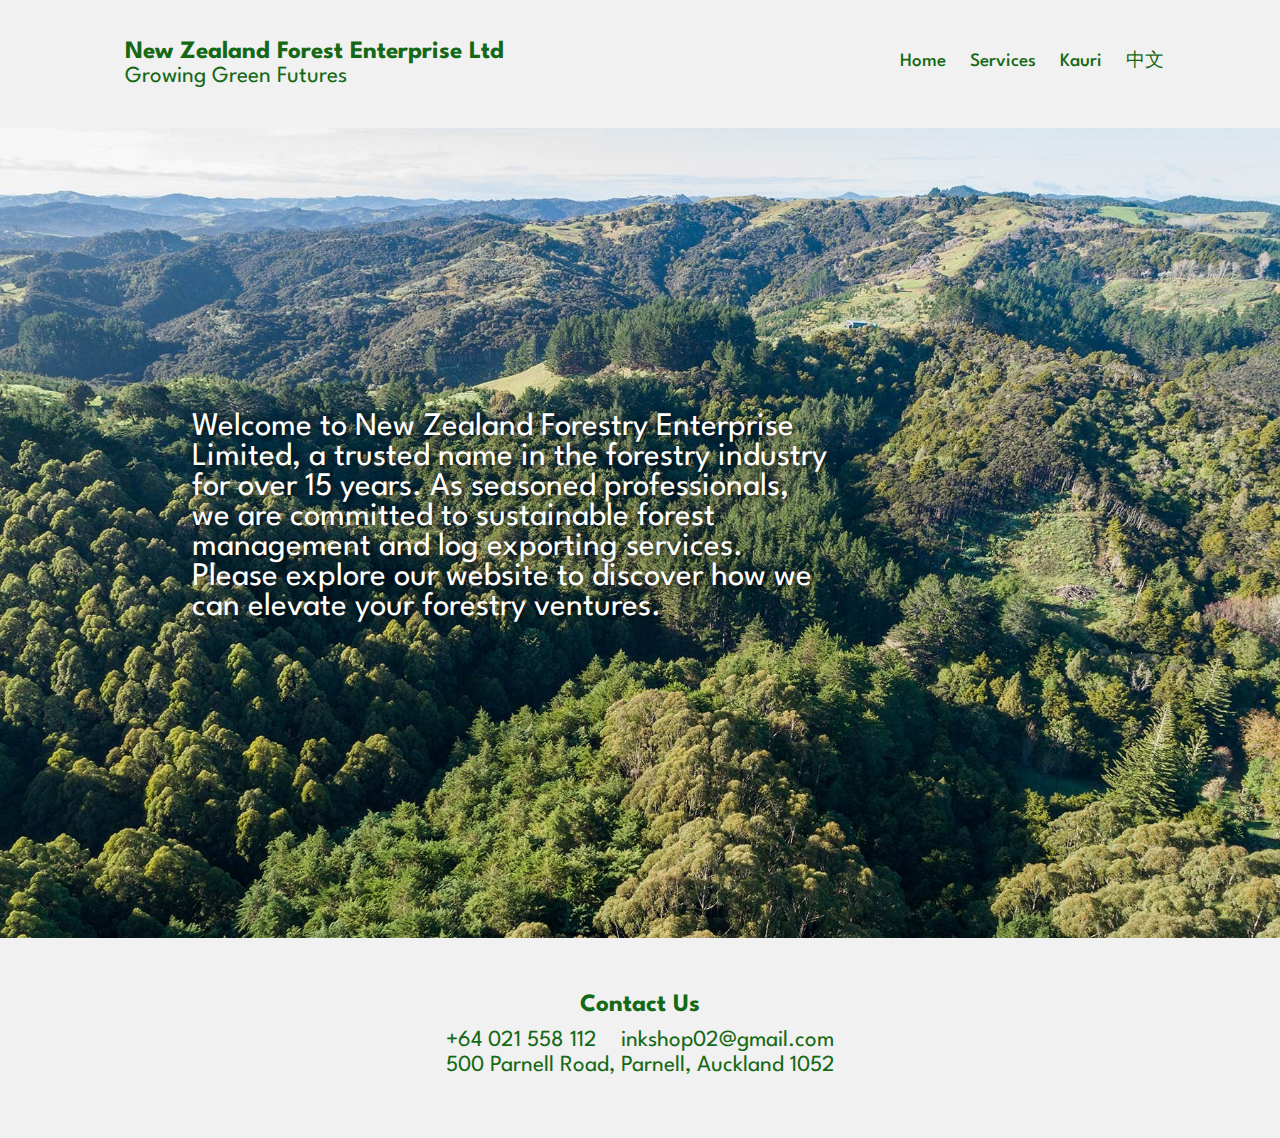
<file: index.html>
<!DOCTYPE html>
<html lang="en">
  <head>
    <meta charset="UTF-8" />
    <meta name="viewport" content="width=device-width, initial-scale=1.0" />
    <meta
      name="description"
      content="Welcome to New Zealand Forestry Enterprise Limited. As seasoned professionals, we
      are committed to sustainable forest management and log exporting
      services. Please explore our website to discover how we can elevate your
      forestry ventures."
    />
    <title>New Zealand Forest Enterprise Ltd</title>
    <link rel="stylesheet" href="nzfe.css" />
  </head>
  <body>
    <div class="header">
      <div class="inner_header">
        <h1>
          New Zealand Forest Enterprise Ltd <br /><span
            >Growing Green Futures</span
          >
        </h1>
        <div class="header-right">
          <a class="active" href="index.html">Home</a>
          <a href="services.html">Services</a>
          <a href="kauri.html">Kauri</a>
          <a href="index_zh.html">中文</a>
        </div>
      </div>
    </div>
    <div class="intro">
      <p>
        Welcome to New Zealand Forestry Enterprise Limited, a trusted name in
        the forestry industry for over 15 years. As seasoned professionals, we
        are committed to sustainable forest management and log exporting
        services. Please explore our website to discover how we can elevate your
        forestry ventures.
      </p>
    </div>
    <div class="footer">
      <div class="inner_footer">
        <h1>
          Contact Us <br /><br /><span
            >+64 021 558 112&nbsp&nbsp&nbsp&nbspinkshop02@gmail.com<br />500
            Parnell Road, Parnell, Auckland 1052</span
          >
        </h1>
        <div class="footer-right"></div>
      </div>
    </div>
  </body>
</html>
</file>
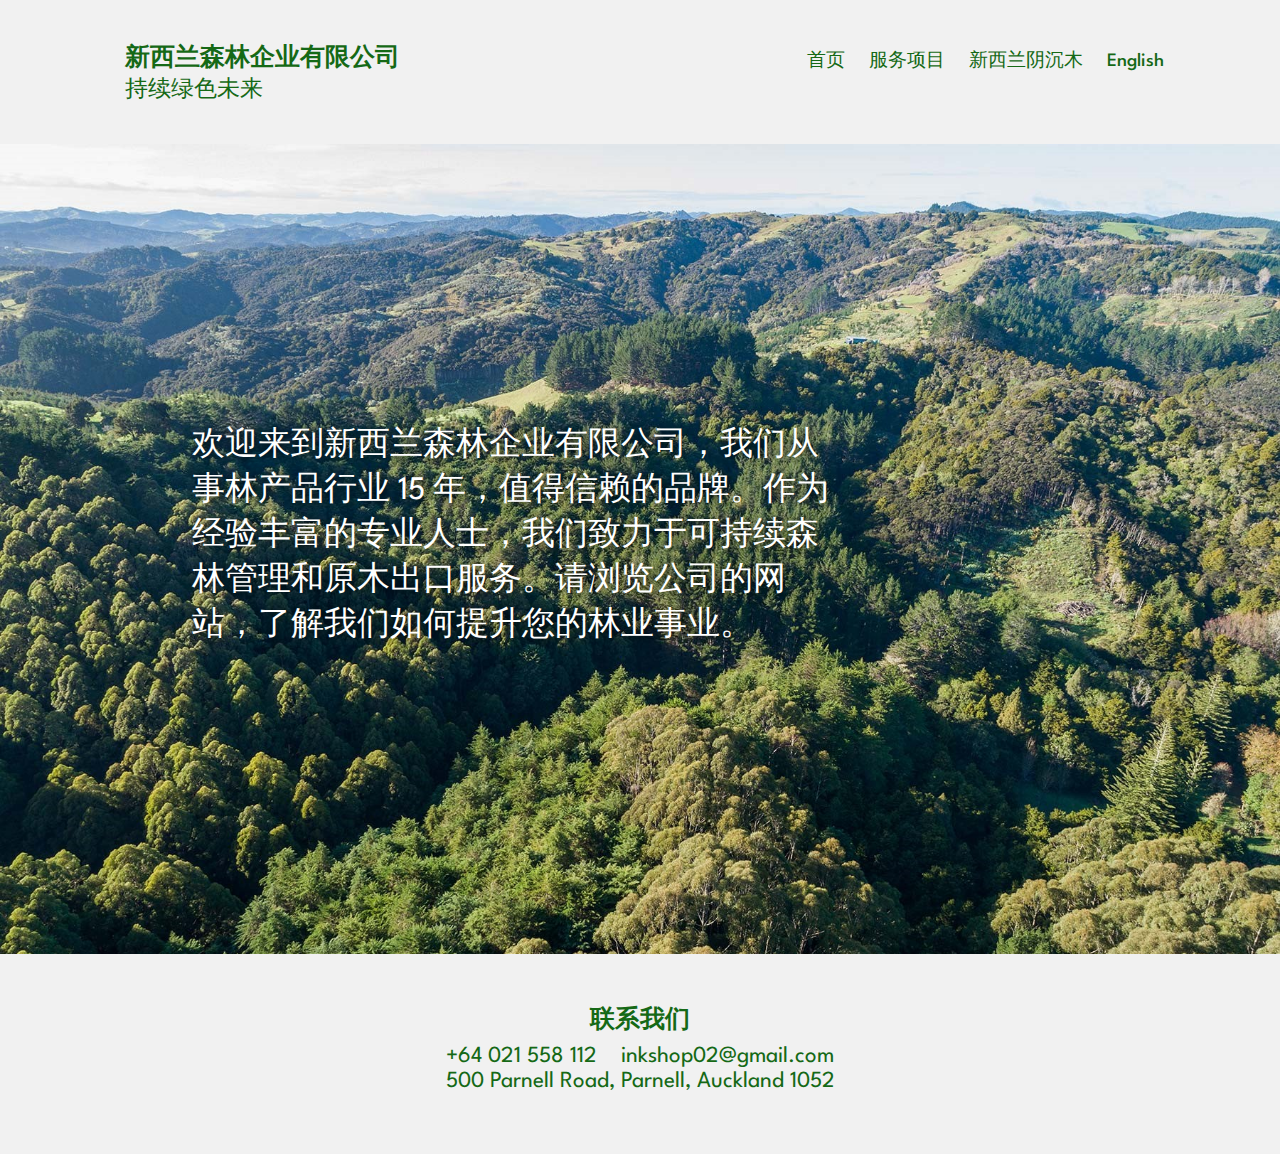
<file: index_zh.html>
<!DOCTYPE html>
<html lang="zh-Hans">
  <head>
    <meta charset="UTF-8" />
    <meta name="viewport" content="width=device-width, initial-scale=1.0" />
    <meta
      name="description"
      content="欢迎来到新西兰森林企业有限公司，我们从事林产品行业 15
    年，值得信赖的品牌。作为经验丰富的专业人士，我们致力于可持续森林管理和原木出口服务。请浏览公司的网站，了解我们如何提升您的林业事业。"
    />
    <title>新西兰森林企业有限公司</title>
    <link rel="stylesheet" href="nzfe.css" />
  </head>
  <body>
    <div class="header">
      <div class="inner_header">
        <h1>新西兰森林企业有限公司 <br /><span>持续绿色未来</span></h1>
        <div class="header-right">
          <a class="active" href="index_zh.html">首页</a>
          <a href="services_zh.html">服务项目</a>
          <a href="kauri_zh.html">新西兰阴沉木</a>
          <a href="index.html">English</a>
        </div>
      </div>
    </div>
    <div class="intro">
      <p>
        欢迎来到新西兰森林企业有限公司，我们从事林产品行业 15
        年，值得信赖的品牌。作为经验丰富的专业人士，我们致力于可持续森林管理和原木出口服务。请浏览公司的网站，了解我们如何提升您的林业事业。
      </p>
    </div>
    <div class="footer">
      <div class="inner_footer">
        <h1>
          联系我们 <br /><br /><span
            >+64 021 558 112&nbsp&nbsp&nbsp&nbspinkshop02@gmail.com<br />500
            Parnell Road, Parnell, Auckland 1052</span
          >
        </h1>
        <div class="footer-right"></div>
      </div>
    </div>
  </body>
</html>
</file>
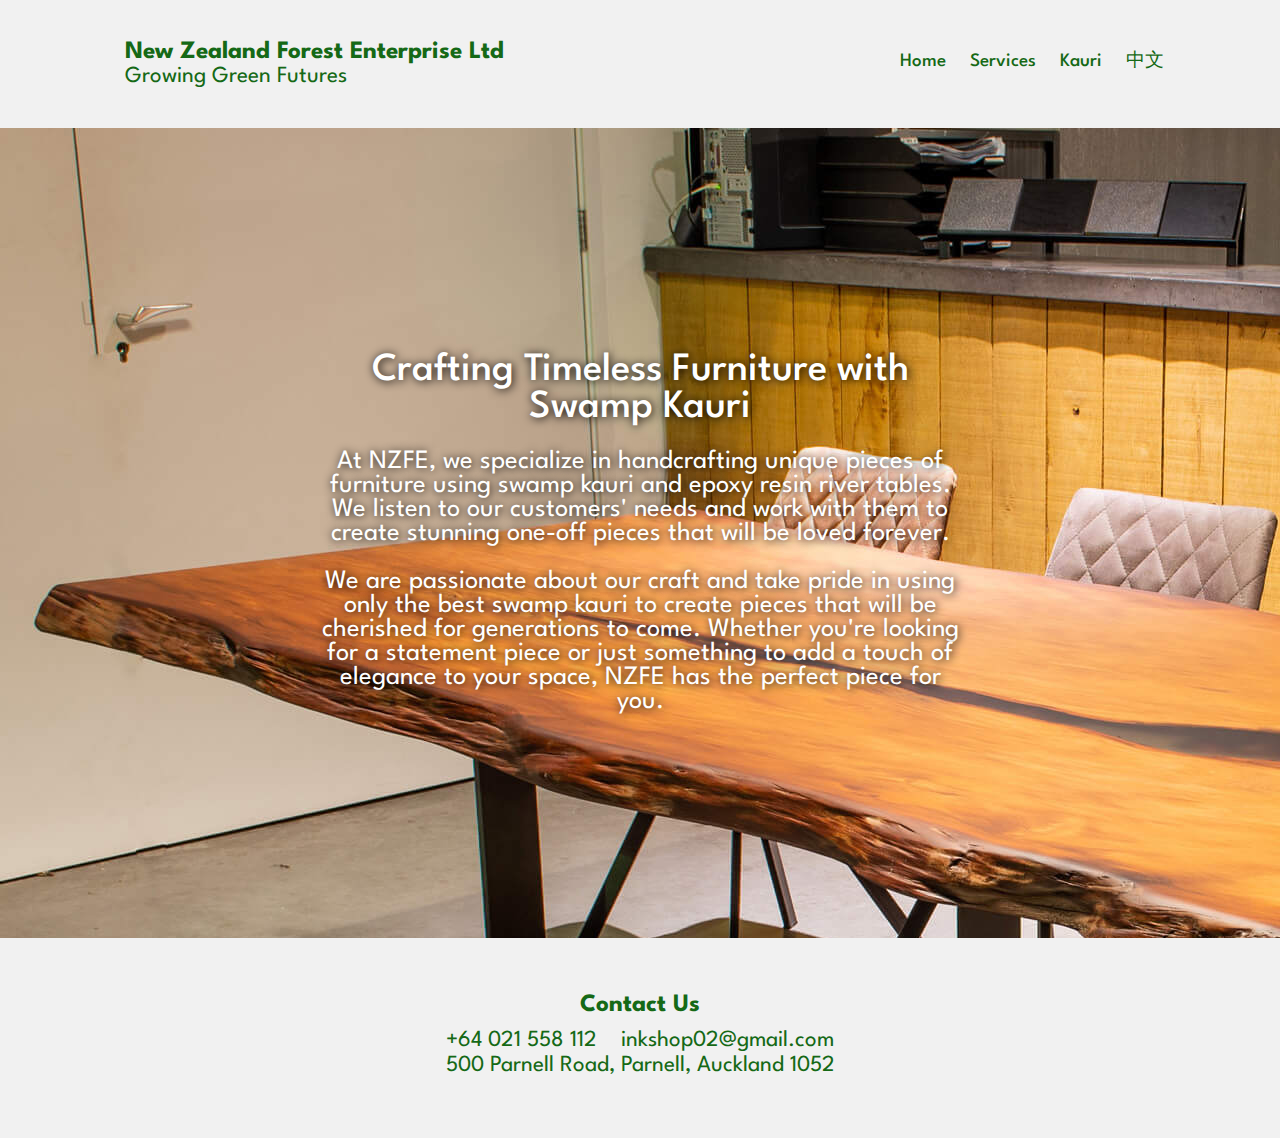
<file: kauri.html>
<!DOCTYPE html>
<html lang="en">
  <head>
    <meta charset="UTF-8" />
    <meta name="viewport" content="width=device-width, initial-scale=1.0" />
    <meta
      name="description"
      content="At NZFE, we specialize in handcrafting unique pieces of furniture using
      swamp kauri and epoxy resin river tables. We listen to our customers'
      needs and work with them to create stunning one-off pieces that will be
      loved forever."
    />
    <title>Timeless Furniture with Swamp Kauri</title>
    <link rel="stylesheet" href="nzfe.css" />
  </head>
  <body>
    <div class="header">
      <div class="inner_header">
        <h1>
          New Zealand Forest Enterprise Ltd <br /><span
            >Growing Green Futures</span
          >
        </h1>
        <div class="header-right">
          <a class="active" href="index.html">Home</a>
          <a href="services.html">Services</a>
          <a href="kauri.html">Kauri</a>
          <a href="kauri_zh.html">中文</a>
        </div>
      </div>
    </div>
    <div class="kauri">
      <p>
        <span>Crafting Timeless Furniture with Swamp Kauri</span><br /><br />

        At NZFE, we specialize in handcrafting unique pieces of furniture using
        swamp kauri and epoxy resin river tables. We listen to our customers'
        needs and work with them to create stunning one-off pieces that will be
        loved forever. <br /><br />
        We are passionate about our craft and take pride in using only the best
        swamp kauri to create pieces that will be cherished for generations to
        come. Whether you're looking for a statement piece or just something to
        add a touch of elegance to your space, NZFE has the perfect piece for
        you.
      </p>
      <div class="fuck"><img src="img/kauri.jpg" alt="" /></div>
    </div>
    <div class="footer">
      <div class="inner_footer">
        <h1>
          Contact Us <br /><br /><span
            >+64 021 558 112&nbsp&nbsp&nbsp&nbspinkshop02@gmail.com<br />500
            Parnell Road, Parnell, Auckland 1052</span
          >
        </h1>
        <div class="footer-right"></div>
      </div>
    </div>
  </body>
</html>
</file>
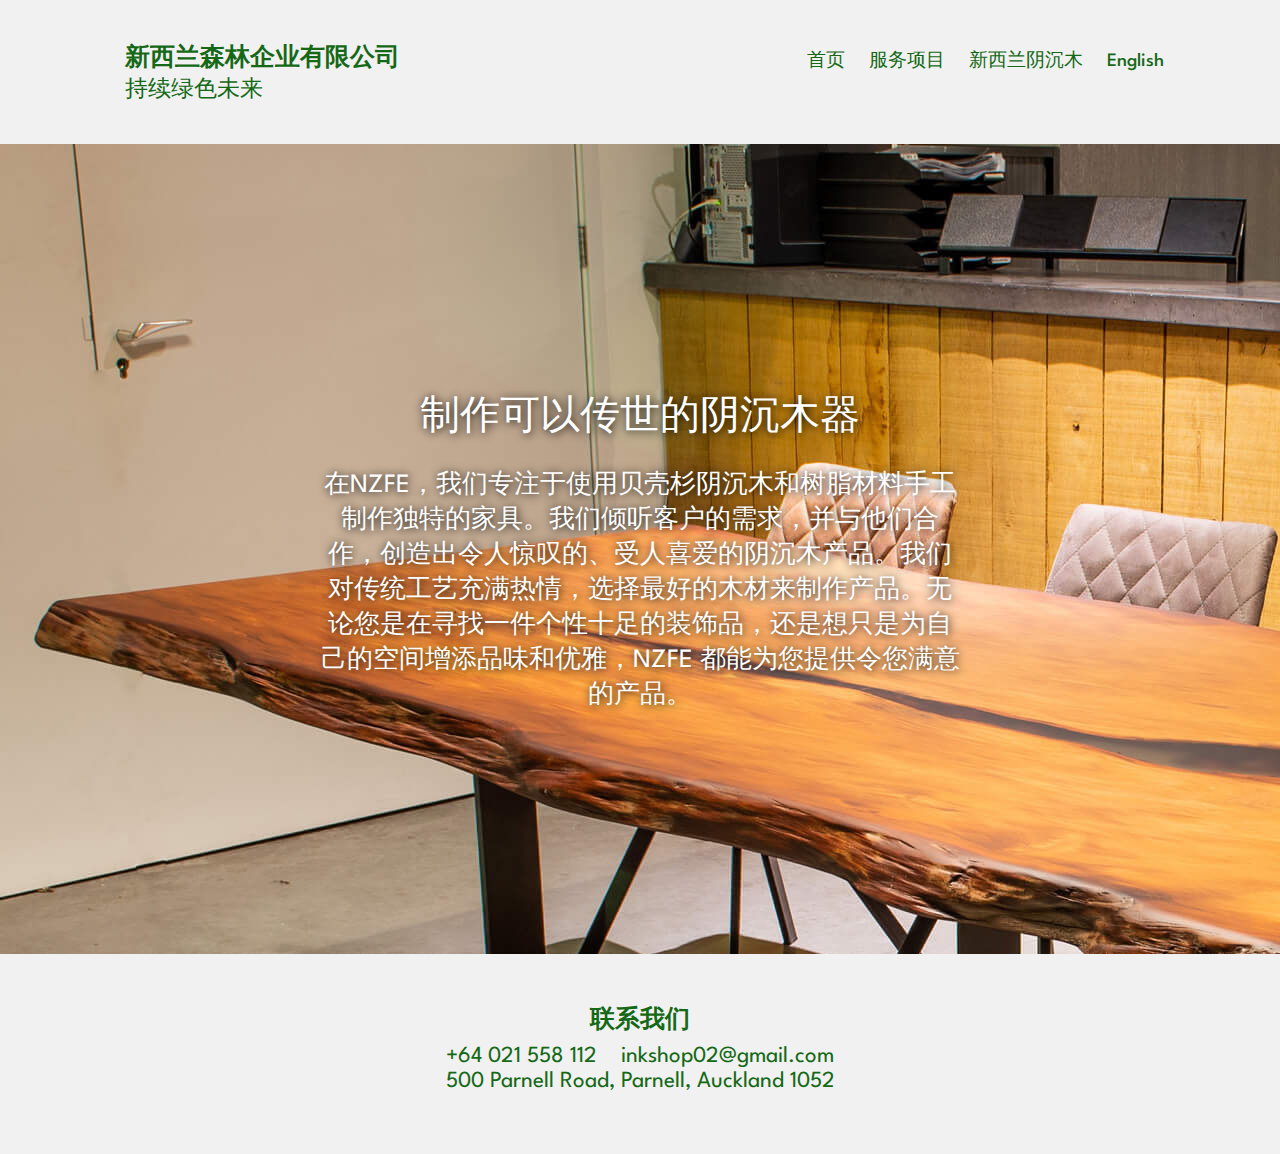
<file: kauri_zh.html>
<!DOCTYPE html>
<html lang="zh-Hans">
  <head>
    <meta charset="UTF-8" />
    <meta name="viewport" content="width=device-width, initial-scale=1.0" />
    <meta
      name="description"
      content="在NZFE，我们专注于使用贝壳杉阴沉木和树脂材料手工制作独特的家具。我们倾听客户的需求，并与他们合作，创造出令人惊叹的、受人喜爱的阴沉木产品。"
    />
    <title>传世的阴沉木器</title>
    <link rel="stylesheet" href="nzfe.css" />
  </head>
  <body>
    <div class="header">
      <div class="inner_header">
        <h1>新西兰森林企业有限公司 <br /><span>持续绿色未来</span></h1>
        <div class="header-right">
          <a class="active" href="index_zh.html">首页</a>
          <a href="services_zh.html">服务项目</a>
          <a href="kauri_zh.html">新西兰阴沉木</a>
          <a href="kauri.html">English</a>
        </div>
      </div>
    </div>
    <div class="kauri">
      <p>
        <span>制作可以传世的阴沉木器</span><br /><br />
        在NZFE，我们专注于使用贝壳杉阴沉木和树脂材料手工制作独特的家具。我们倾听客户的需求，并与他们合作，创造出令人惊叹的、受人喜爱的阴沉木产品。我们对传统工艺充满热情，选择最好的木材来制作产品。无论您是在寻找一件个性十足的装饰品，还是想只是为自己的空间增添品味和优雅，NZFE
        都能为您提供令您满意的产品。
      </p>
      <div class="fuck"><img src="img/kauri.jpg" alt="" /></div>
    </div>
    <div class="footer">
      <div class="inner_footer">
        <h1>
          联系我们 <br /><br /><span
            >+64 021 558 112&nbsp&nbsp&nbsp&nbspinkshop02@gmail.com<br />500
            Parnell Road, Parnell, Auckland 1052</span
          >
        </h1>
        <div class="footer-right"></div>
      </div>
    </div>
  </body>
</html>
</file>
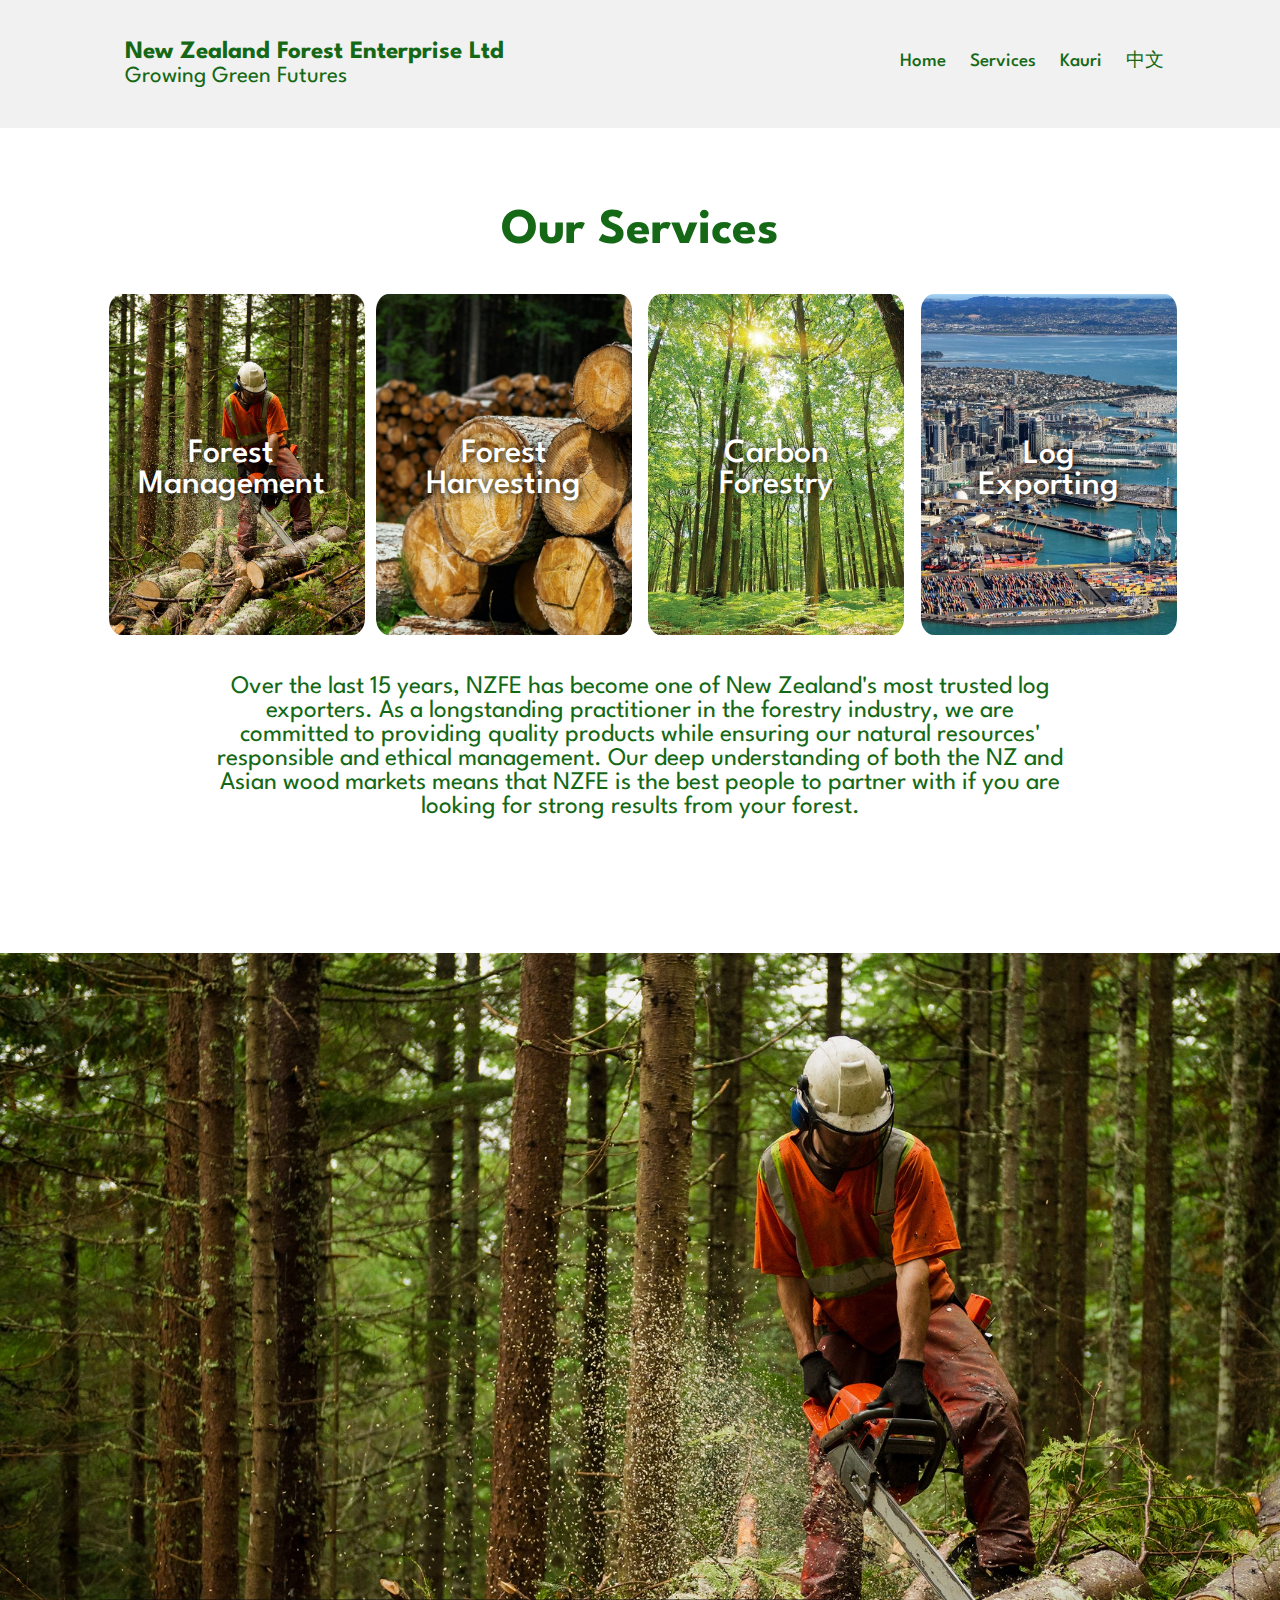
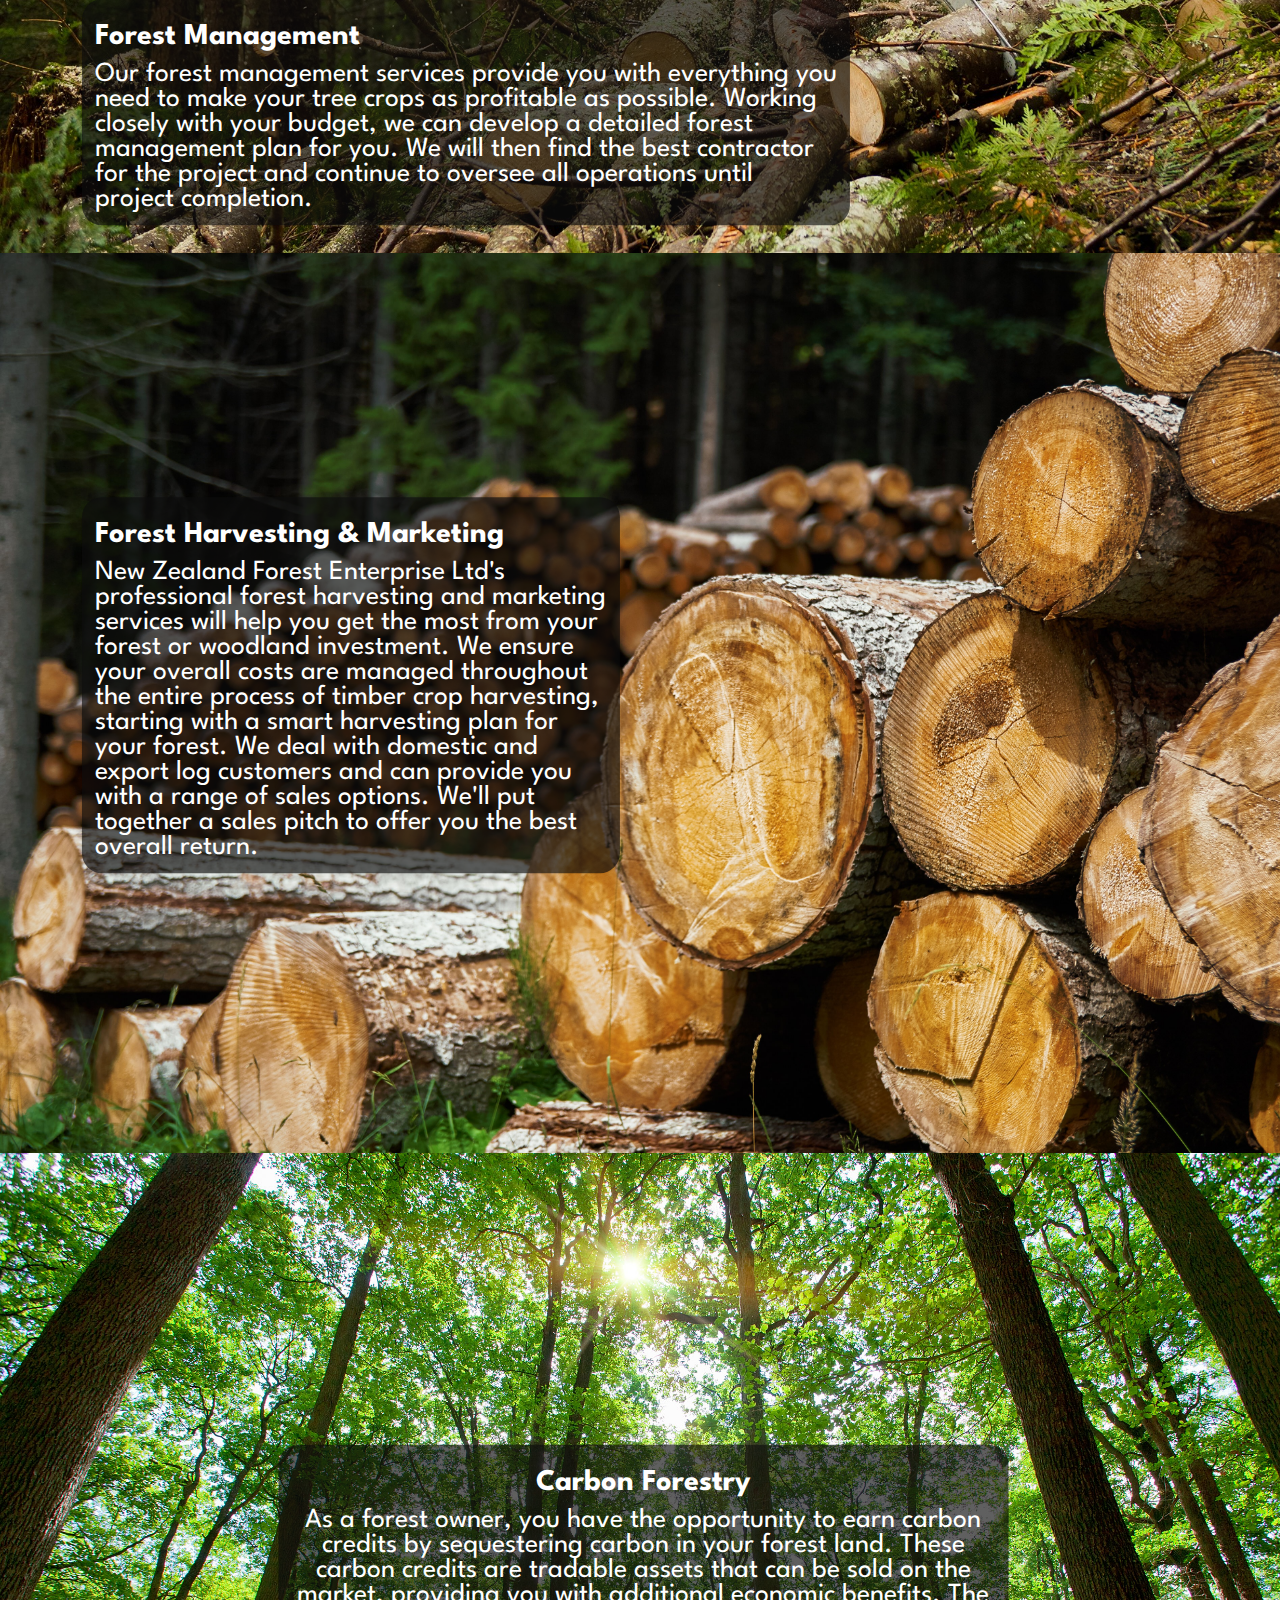
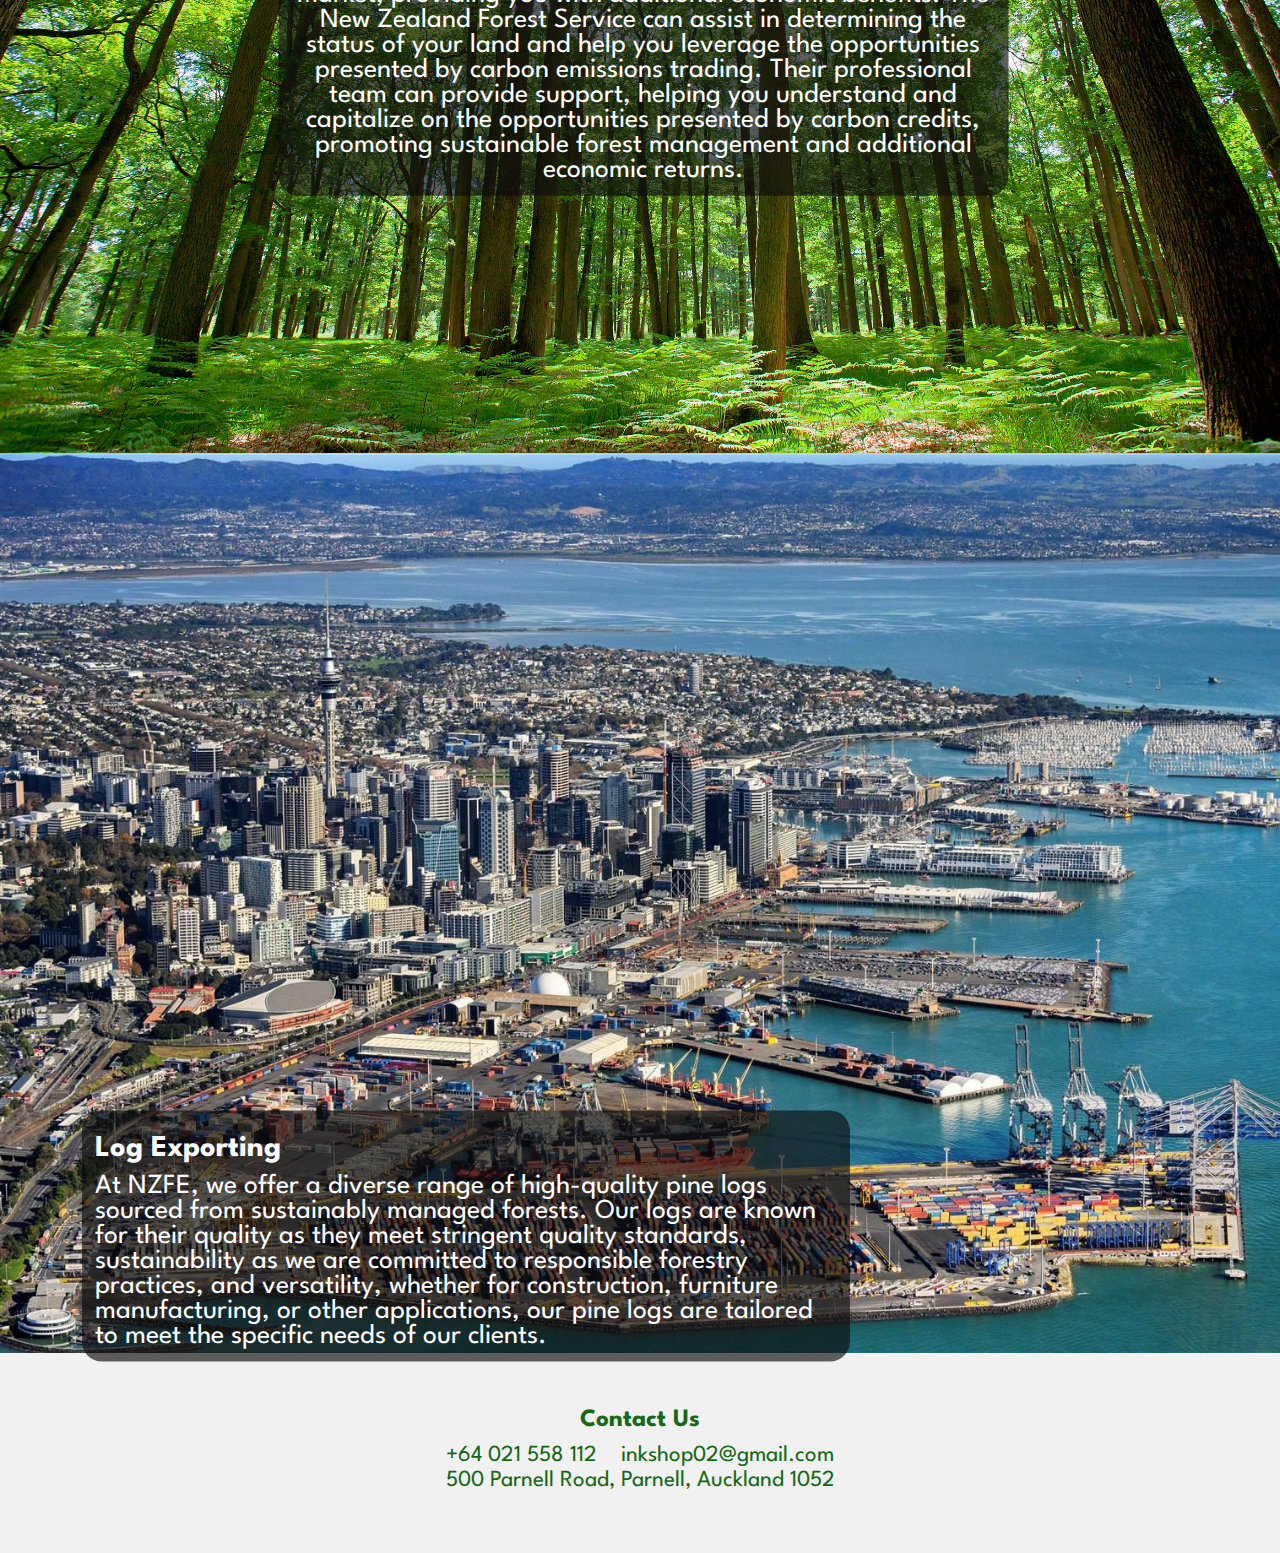
<file: services.html>
<!DOCTYPE html>
<html lang="en">
  <head>
    <meta charset="UTF-8" />
    <meta name="viewport" content="width=device-width, initial-scale=1.0" />
    <meta
      name="description"
      content="Over the last 15 years, NZFE has become one of New Zealand's most
      trusted log exporters. As a longstanding practitioner in the forestry
      industry, we are committed to providing quality products while ensuring
      our natural resources' responsible and ethical management."
    />
    <title>Our Services</title>
    <link rel="stylesheet" href="nzfe.css" />
  </head>
  <body>
    <div class="header">
      <div class="inner_header">
        <h1>
          New Zealand Forest Enterprise Ltd <br /><span
            >Growing Green Futures</span
          >
        </h1>
        <div class="header-right">
          <a class="active" href="index.html">Home</a>
          <a href="services.html">Services</a>
          <a href="kauri.html">Kauri</a>
          <a href="services_zh.html">中文</a>
        </div>
      </div>
    </div>
    <div class="services" id="section-services">
      <h1>Our Services</h1>
      <a href="#management" class="container"
        >=
        <img src="img/management.jpg" alt="Snow" />
        <div class="centered">Forest Management</div>
      </a>
      <a href="#harvest" class="container">
        <img src="img/harvest.jpg" alt="Snow" />
        <div class="centered">Forest Harvesting</div>
      </a>
      <a href="#carbon" class="container">
        <img src="img/carbon.jpg" alt="Snow" />
        <div class="centered">Carbon Forestry</div>
      </a>
      <a href="#export" class="container">
        <img src="img/export.jpg" alt="Snow" />
        <div class="centered">Log Exporting</div>
      </a>
      <p>
        Over the last 15 years, NZFE has become one of New Zealand's most
        trusted log exporters. As a longstanding practitioner in the forestry
        industry, we are committed to providing quality products while ensuring
        our natural resources' responsible and ethical management. Our deep
        understanding of both the NZ and Asian wood markets means that NZFE is
        the best people to partner with if you are looking for strong results
        from your forest.
      </p>
    </div>
    <div class="category">
      <div class="management" id="management">
        <p>
          <span>Forest Management</span><br />
          Our forest management services provide you with everything you need to
          make your tree crops as profitable as possible. Working closely with
          your budget, we can develop a detailed forest management plan for you.
          We will then find the best contractor for the project and continue to
          oversee all operations until project completion.
        </p>
      </div>
    </div>
    <div class="category">
      <div class="harvest" id="harvest">
        <p>
          <span> Forest Harvesting & Marketing</span><br />
          New Zealand Forest Enterprise Ltd's professional forest harvesting and
          marketing services will help you get the most from your forest or
          woodland investment. We ensure your overall costs are managed
          throughout the entire process of timber crop harvesting, starting with
          a smart harvesting plan for your forest. We deal with domestic and
          export log customers and can provide you with a range of sales
          options. We'll put together a sales pitch to offer you the best
          overall return.
        </p>
      </div>
    </div>
    <div class="category">
      <div class="carbon" id="carbon">
        <p>
          <span>Carbon Forestry</span><br />
          As a forest owner, you have the opportunity to earn carbon credits by
          sequestering carbon in your forest land. These carbon credits are
          tradable assets that can be sold on the market, providing you with
          additional economic benefits. The New Zealand Forest Service can
          assist in determining the status of your land and help you leverage
          the opportunities presented by carbon emissions trading. Their
          professional team can provide support, helping you understand and
          capitalize on the opportunities presented by carbon credits, promoting
          sustainable forest management and additional economic returns.
        </p>
      </div>
    </div>
    <div class="category">
      <div class="export" id="export">
        <p>
          <span> Log Exporting</span><br />
          At NZFE, we offer a diverse range of high-quality pine logs sourced
          from sustainably managed forests. Our logs are known for their quality
          as they meet stringent quality standards, sustainability as we are
          committed to responsible forestry practices, and versatility, whether
          for construction, furniture manufacturing, or other applications, our
          pine logs are tailored to meet the specific needs of our clients.
        </p>
      </div>
    </div>
    <div class="footer">
      <div class="inner_footer">
        <h1>
          Contact Us <br /><br /><span
            >+64 021 558 112&nbsp&nbsp&nbsp&nbspinkshop02@gmail.com<br />500
            Parnell Road, Parnell, Auckland 1052</span
          >
        </h1>
        <div class="footer-right"></div>
      </div>
    </div>
  </body>
</html>
</file>
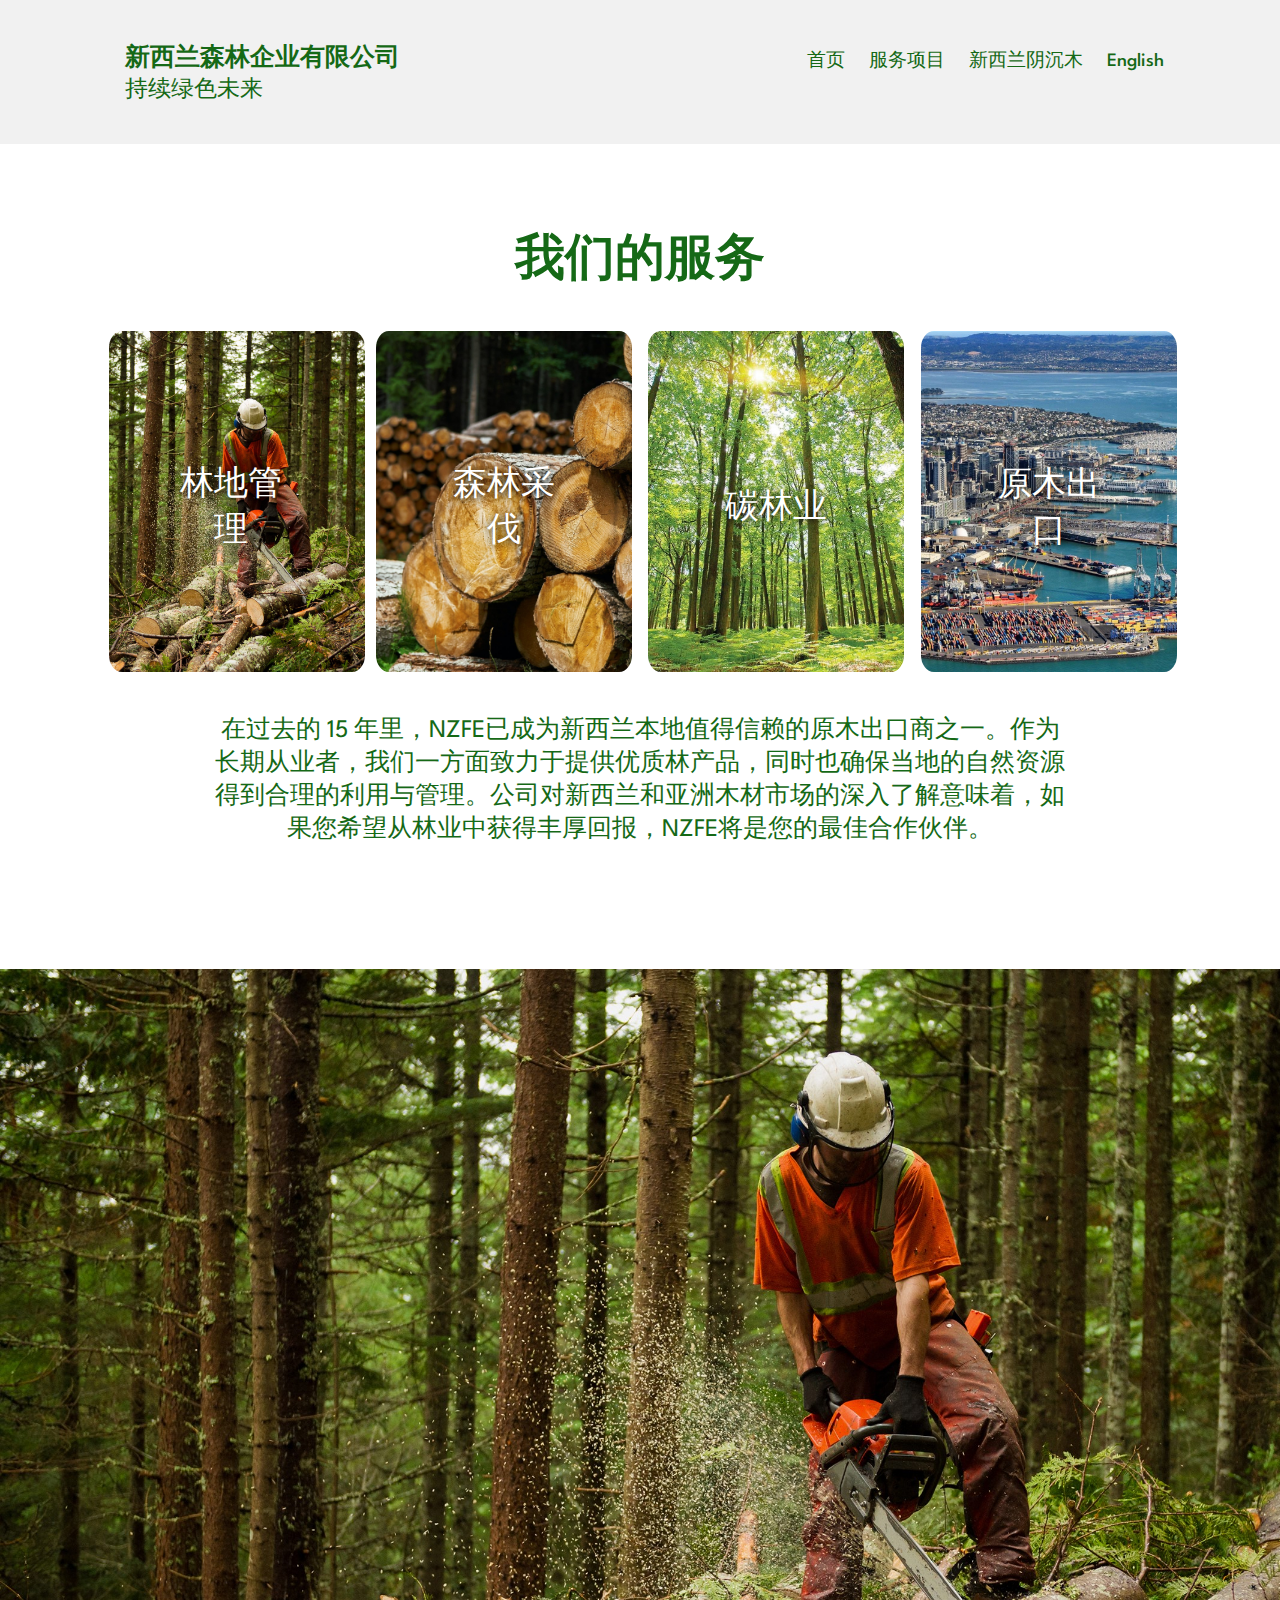
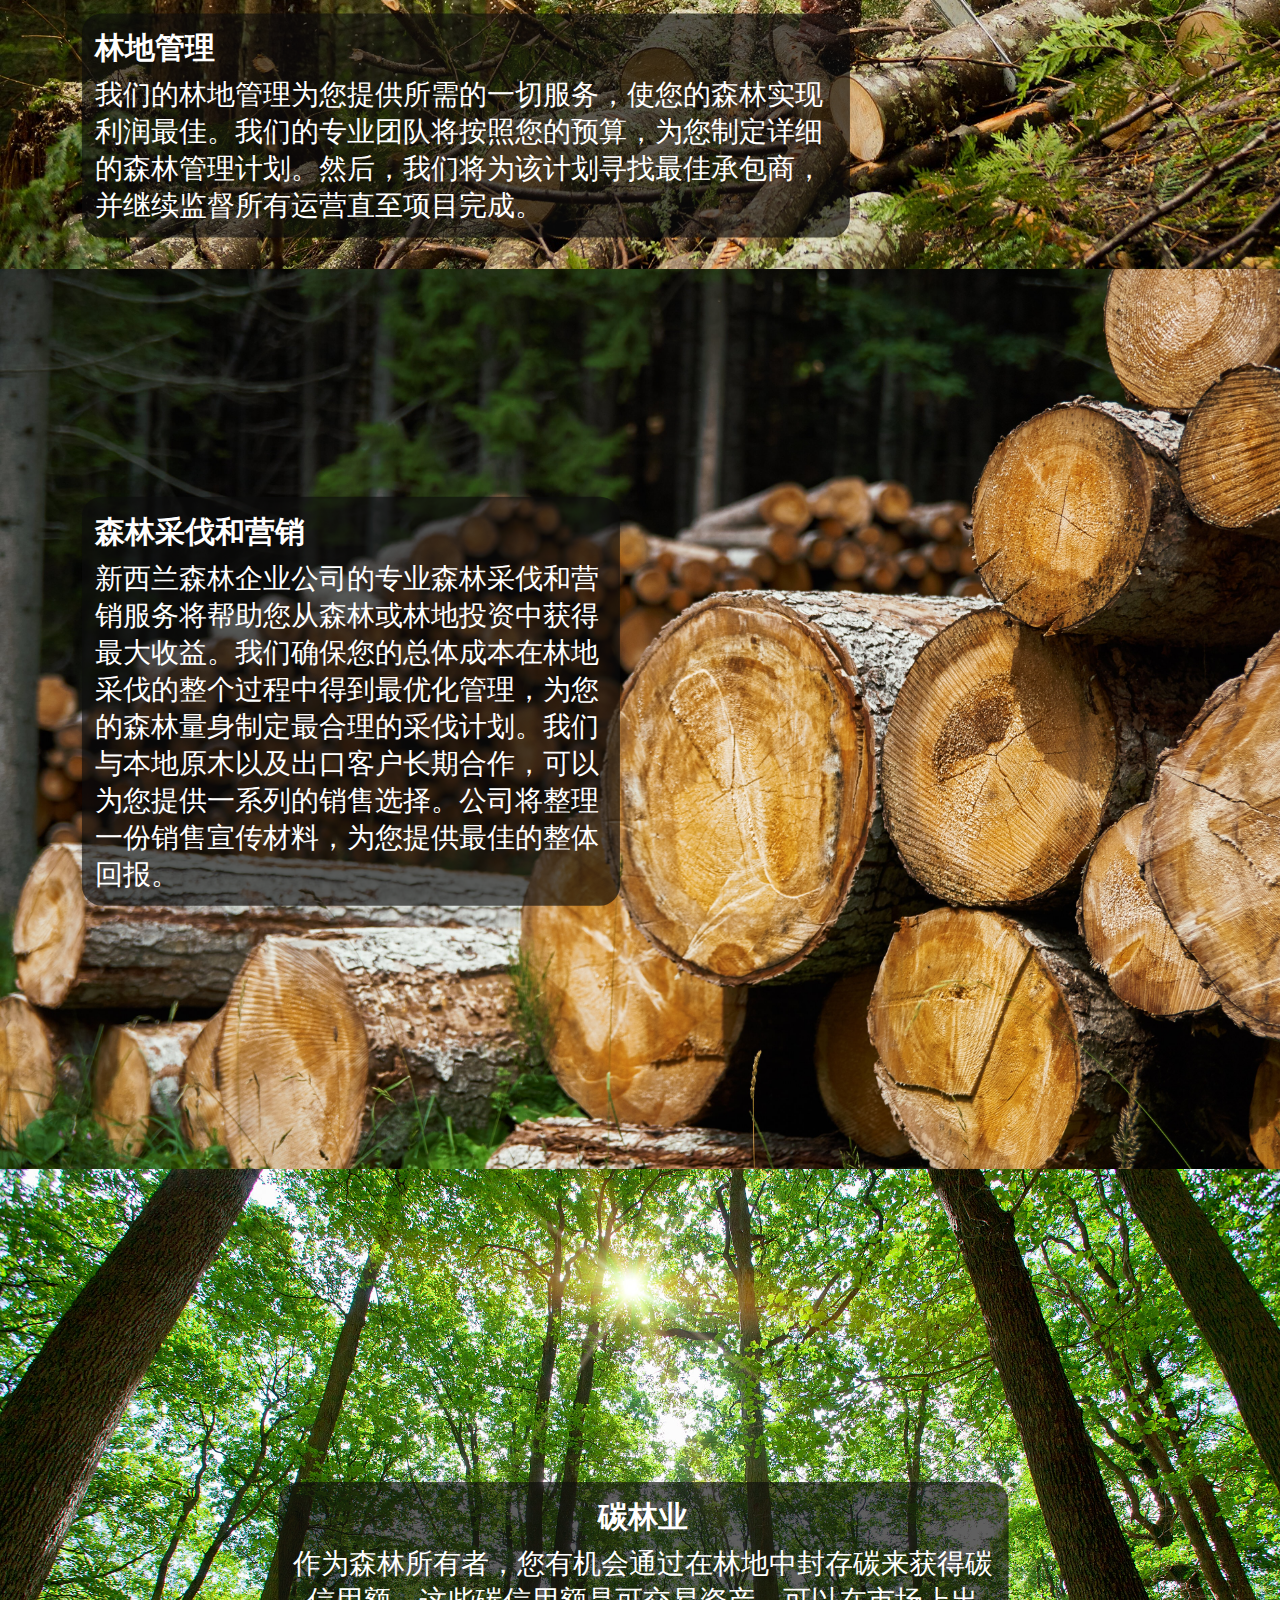
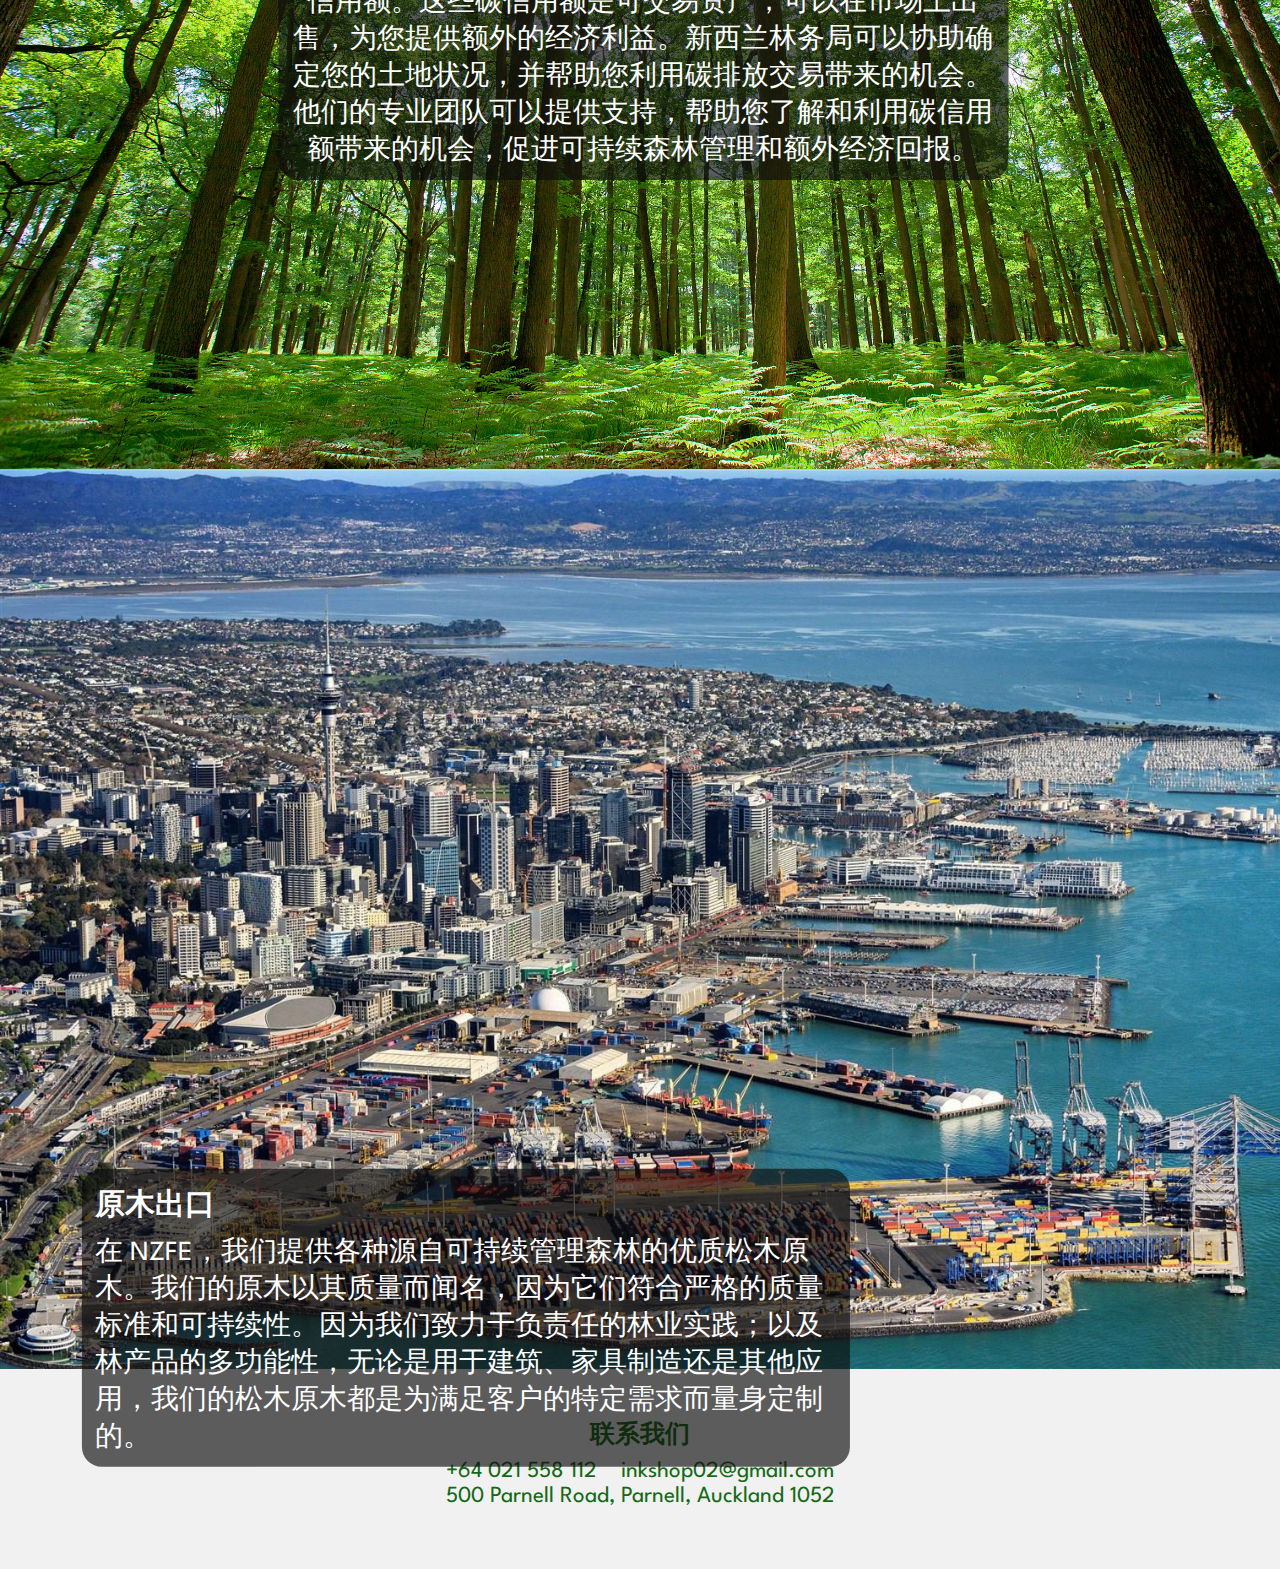
<file: services_zh.html>
<!DOCTYPE html>
<html lang="zh-Hans">
  <head>
    <meta charset="UTF-8" />
    <meta name="viewport" content="width=device-width, initial-scale=1.0" />
    <meta
      name="description"
      content="在过去的 15 年里，NZFE已成为新西兰本地值得信赖的原木出口商之一。作为长期从业者，我们一方面致力于提供优质林产品，同时也确保当地的自然资源得到合理的利用与管理。"
    />
    <title>我们的服务</title>
    <link rel="stylesheet" href="nzfe.css" />
  </head>
  <body>
    <div class="header">
      <div class="inner_header">
        <h1>新西兰森林企业有限公司 <br /><span>持续绿色未来</span></h1>
        <div class="header-right">
          <a class="active" href="index_zh.html">首页</a>
          <a href="services_zh.html">服务项目</a>
          <a href="kauri_zh.html">新西兰阴沉木</a>
          <a href="services.html">English</a>
        </div>
      </div>
    </div>
    <div class="services" id="section-services">
      <h1>我们的服务</h1>
      <a href="#management" class="container"
        >=
        <img src="img/management.jpg" alt="Snow" />
        <div class="centered">林地管理</div>
      </a>
      <a href="#harvest" class="container">
        <img src="img/harvest.jpg" alt="Snow" />
        <div class="centered">森林采伐</div>
      </a>
      <a href="#carbon" class="container">
        <img src="img/carbon.jpg" alt="Snow" />
        <div class="centered">碳林业</div>
      </a>
      <a href="#export" class="container">
        <img src="img/export.jpg" alt="Snow" />
        <div class="centered">原木出口</div>
      </a>
      <p>
        在过去的 15
        年里，NZFE已成为新西兰本地值得信赖的原木出口商之一。作为长期从业者，我们一方面致力于提供优质林产品，同时也确保当地的自然资源得到合理的利用与管理。公司对新西兰和亚洲木材市场的深入了解意味着，如果您希望从林业中获得丰厚回报，NZFE将是您的最佳合作伙伴。
      </p>
    </div>
    <div class="category">
      <div class="management" id="management">
        <p>
          <span>林地管理</span><br />
          我们的林地管理为您提供所需的一切服务，使您的森林实现利润最佳。我们的专业团队将按照您的预算，为您制定详细的森林管理计划。然后，我们将为该计划寻找最佳承包商，并继续监督所有运营直至项目完成。
        </p>
      </div>
    </div>
    <div class="category">
      <div class="harvest" id="harvest">
        <p>
          <span> 森林采伐和营销</span><br />
          新西兰森林企业公司的专业森林采伐和营销服务将帮助您从森林或林地投资中获得最大收益。我们确保您的总体成本在林地采伐的整个过程中得到最优化管理，为您的森林量身制定最合理的采伐计划。我们与本地原木以及出口客户长期合作，可以为您提供一系列的销售选择。公司将整理一份销售宣传材料，为您提供最佳的整体回报。
        </p>
      </div>
    </div>
    <div class="category">
      <div class="carbon" id="carbon">
        <p>
          <span>碳林业</span><br />
          作为森林所有者，您有机会通过在林地中封存碳来获得碳信用额。这些碳信用额是可交易资产，可以在市场上出售，为您提供额外的经济利益。新西兰林务局可以协助确定您的土地状况，并帮助您利用碳排放交易带来的机会。他们的专业团队可以提供支持，帮助您了解和利用碳信用额带来的机会，促进可持续森林管理和额外经济回报。
        </p>
      </div>
    </div>
    <div class="category">
      <div class="export" id="export">
        <p>
          <span>原木出口</span><br />
          在
          NZFE，我们提供各种源自可持续管理森林的优质松木原木。我们的原木以其质量而闻名，因为它们符合严格的质量标准和可持续性。因为我们致力于负责任的林业实践；以及林产品的多功能性，无论是用于建筑、家具制造还是其他应用，我们的松木原木都是为满足客户的特定需求而量身定制的。
        </p>
      </div>
    </div>
    <div class="footer">
      <div class="inner_footer">
        <h1>
          联系我们 <br /><br /><span
            >+64 021 558 112&nbsp&nbsp&nbsp&nbspinkshop02@gmail.com<br />500
            Parnell Road, Parnell, Auckland 1052</span
          >
        </h1>
        <div class="footer-right"></div>
      </div>
    </div>
  </body>
</html>
</file>
<file: nzfe.css>
@import url('https://fonts.googleapis.com/css2?family=League+Spartan:wght@400;500;700&display=swap');
*{
    margin: 0;
    padding: 0;
    list-style: none;
    text-decoration: none;
}

body {
    font-family: 'League Spartan', sans-serif;
    background-color: white;
  }

.header {
  overflow: hidden;
  background-color: #f1f1f1;
  padding: 20px 10px;
}

.inner_header{
  width: 85%;
  height: 100%;
  display: block;
  margin: auto;
}

.header h1{
  float: left;
  color: #156916;
  text-align: left;
  padding: 20px;
  text-decoration: none;
  font-size: 25px;
}

.header h1 span{
  font-weight: 400;
  font-size: 23px;
  
}
.header a {
  float: left;
  color: #156916;
  text-align: center;
  font-weight: 500;
  padding: 12px;
  text-decoration: none;
  font-size: 19px;
  line-height: 60px;
  border-radius: 4px;
  transition-duration: 0.2s;
}

.header a:hover {
  background-color: #ddd;
  color: #156916;
  transition-duration: 0.25s;
}

.header-right {
  float: right;
}

@media screen and (max-width: 1000px) {
  .header a {
    float: left;
    display: block;
    text-align: left;
  }
  .header-right {
    float: left;
  }
}

.footer {
  overflow: hidden;
  background-color: #f1f1f1;
  padding: 40px 10px;
}

.inner_footer{
  width: 85%;
  height: 100%;
  display: block;
  margin: auto;
}

.footer h1{

  color: #156916;
  text-align: center;
  padding: 20px;
  text-decoration: none;
  font-size: 25px;
  line-height: 15px;
}

.footer h1 span{
  font-weight: 400;
  font-size: 23px;
  line-height: 25px;
  
}

.kauri{
  background-image: url(img/kauri.jpg);
  background-size: cover;
  height: 90vh;
  position: relative;
  display: flex;
  overflow: hidden;
}

.kauri p { 
  color: white;
  position: absolute;
  text-align: center;
  top: 50%;
  left: 50%;
  transform: translate(-50%, -50%);
  font-size: calc(20px + 0.5vw);
  max-width: 50vw;
  text-shadow: 1px 1px 10px black;
}

.kauri p span{
  font-weight: 500;
  font-size: 40px;
  max-width: fit-content;
}

.services{
  text-align: center;
  height: 85vh;
  padding: 30px;
  color: #156916;
  h1{
    margin-top: 50px;
    font-size: 50px;
    margin-bottom: 40px;
  }

  p{
    margin: 0 auto;
    font-size: calc(15px + 0.8vw);
    width: 70%;
  }

  .container img{
    width: 20vw;
    margin-bottom: 2%;
    border-radius: 5%;
  }

  .container {
    position: relative;
    text-align: center;
    color: white;
    display: inline-block;
    width: 22%;
    margin-bottom: 30px;
  }

  .centered {
    position: absolute;
    top: 50%;
    left: 50%;
    transform: translate(-50%, -50%);
    font-weight: 500;
    font-size: 34px;
    text-shadow: 1px 1px 10px black;
  }
}

.category p{
  color: white;
  position: absolute;
  top: 48%;
  left: 40%;
  font-size: calc(20px + 0.6vw);
  padding: 1%;
  background-color: rgb(13 13 13 / 65%);;
  border-radius: 20px;
}

.category p span{ 
  font-weight: 700;
  font-size: calc(20px + 0.8vw);
  line-height: 50px;
}

.management{
  background-image: url(img/management_big.jpg);
  background-size: cover;
  height: 100vh;
  position: relative;
}

.category .harvest{
  background-image: url(img/harvest_big.jpg);
  background-size: cover;
  height: 100vh;
  position: relative;
}

.category .carbon{
  background-image: url(img/carbon_big.jpg);
  background-size: cover;
  height: 100vh;
  position: relative;
}

.category .export{
  background-image: url(img/export_big.jpg);
  background-size: cover;
  height: 100vh;
  position: relative;
}

.category .management p { 
  transform: translate(-56%, 95%);
  max-width: 60vw;
}


.category .harvest p { 
  transform: translate(-80%, -50%);
  max-width: 40vw;
}

.category .carbon p { 
  transform: translate(-32%, -40%);
  text-align: center;
  max-width: 55vw;
}


.category .export p { 
  transform: translate(-56%, 90%);
  max-width: 60vw;
}

.intro{
  background-image: url(img/background.jpg);
  background-size: cover;
  height: 90vh;
  position: relative;
}

.intro p { 
  color: white;
  position: absolute;
  top: 48%;
  left: 40%;
  transform: translate(-50%, -50%);
  font-size: calc(20px + 1vw);
  max-width: 50vw;
  text-shadow: 1px 1px 10px black;
}
</file>
